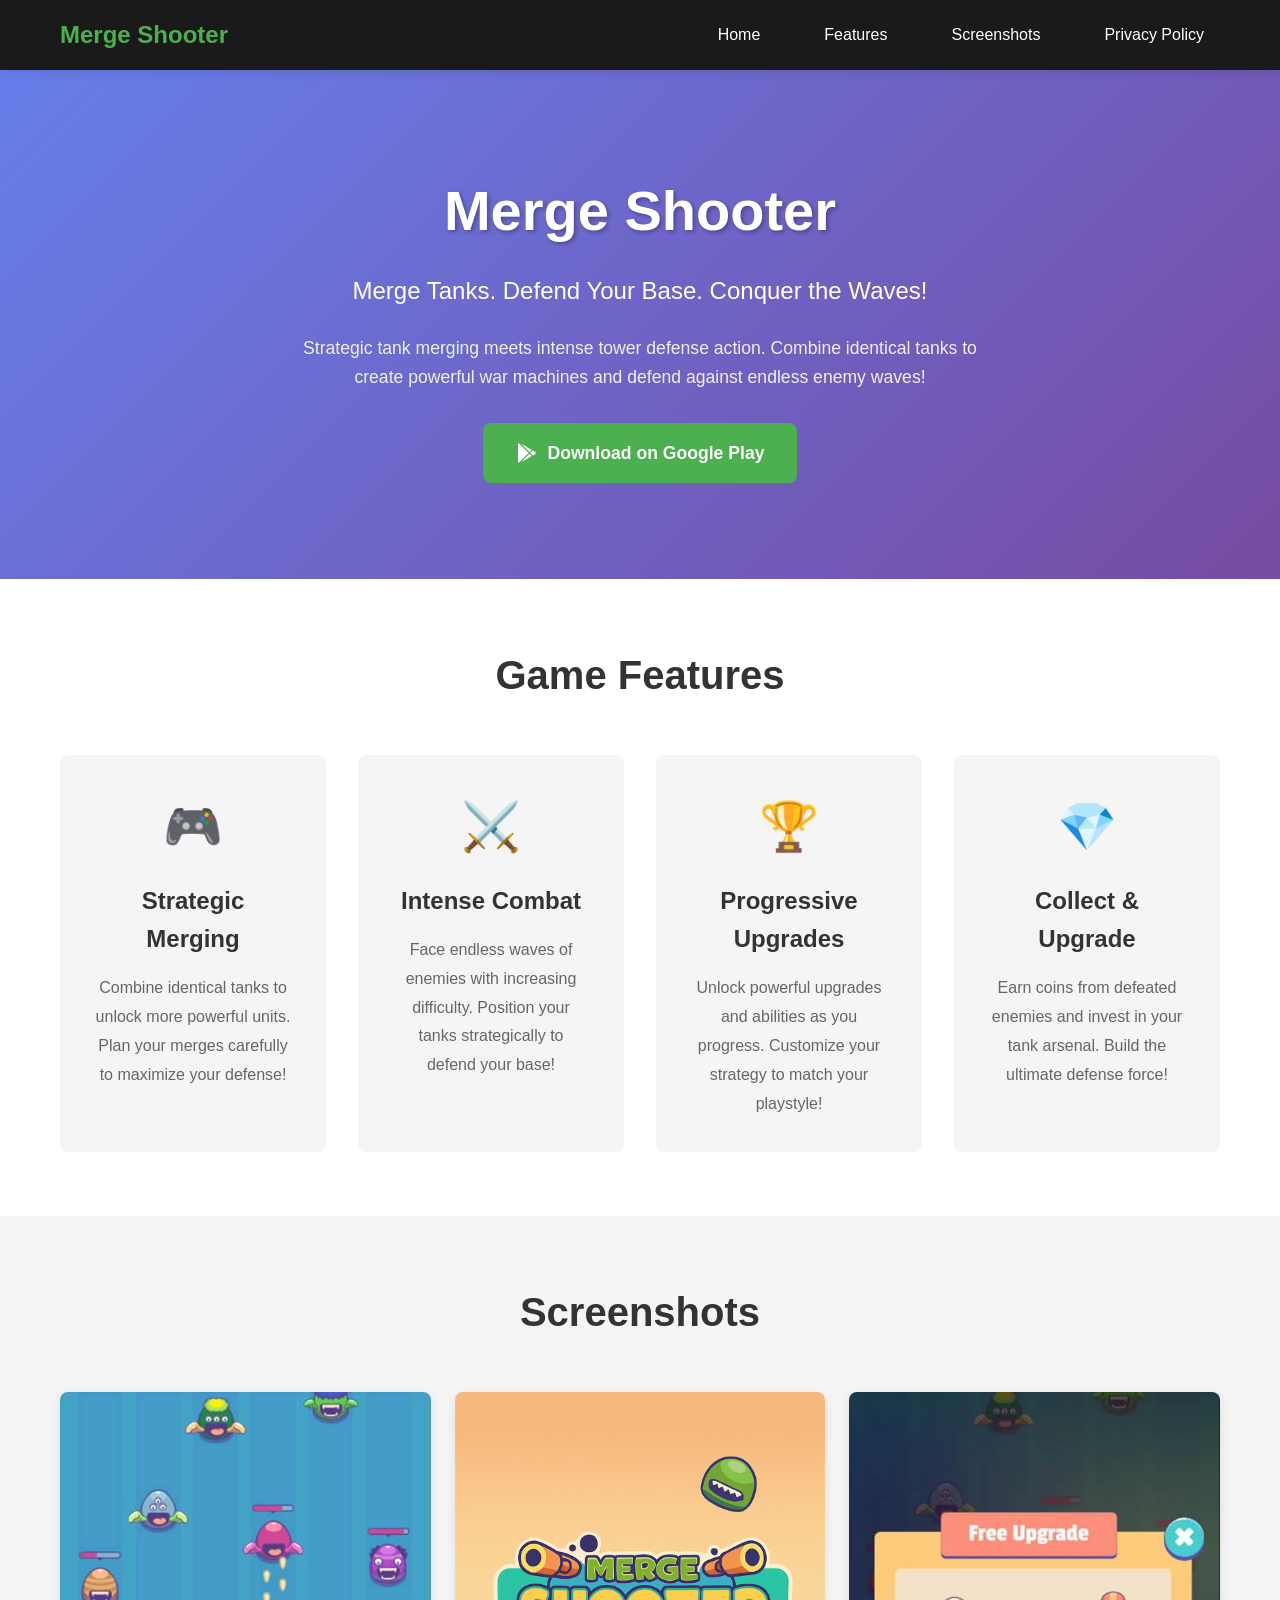
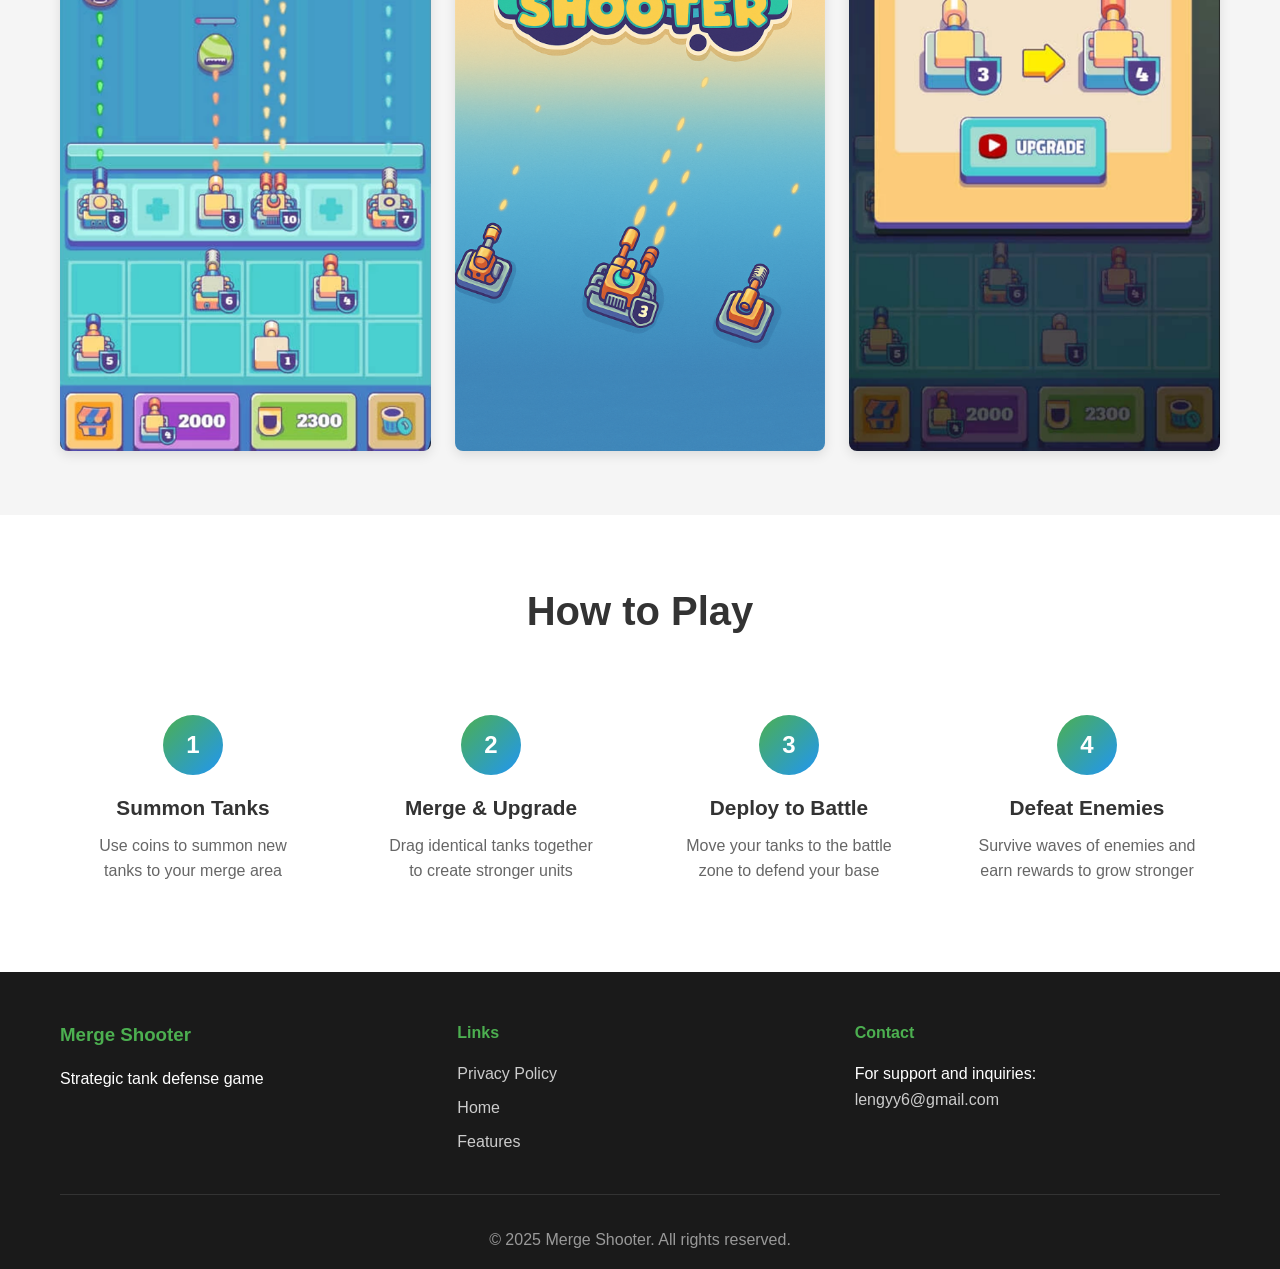
<file: index.html>
<!DOCTYPE html>
<html lang="en">
<head>
    <meta charset="UTF-8">
    <meta name="viewport" content="width=device-width, initial-scale=1.0">
    <meta name="description" content="Merge Shooter - Strategic tank merging and shooting game. Merge tanks, defend your base, and defeat endless waves of enemies!">
    <meta name="keywords" content="Merge Shooter, tank game, merge game, strategy game, mobile game">
    <title>Merge Shooter - Strategic Tank Defense Game</title>
    <link rel="stylesheet" href="style.css">
</head>
<body>
    <header>
        <nav>
            <div class="container">
                <h1 class="logo">Merge Shooter</h1>
                <ul class="nav-links">
                    <li><a href="#home">Home</a></li>
                    <li><a href="#features">Features</a></li>
                    <li><a href="#screenshots">Screenshots</a></li>
                    <li><a href="privacy.html">Privacy Policy</a></li>
                </ul>
            </div>
        </nav>
    </header>

    <section id="home" class="hero">
        <div class="container">
            <div class="hero-content">
                <h2>Merge Shooter</h2>
                <p class="tagline">Merge Tanks. Defend Your Base. Conquer the Waves!</p>
                <p class="description">
                    Strategic tank merging meets intense tower defense action. 
                    Combine identical tanks to create powerful war machines and defend against endless enemy waves!
                </p>
                <div class="cta-buttons">
                    <a href="https://play.google.com/store/apps/details?id=com.mergepark.mergeshooter" class="btn btn-primary" target="_blank">
                        <svg width="24" height="24" viewBox="0 0 24 24" fill="currentColor">
                            <path d="M3,20.5V3.5C3,2.91 3.34,2.39 3.84,2.15L13.69,12L3.84,21.85C3.34,21.6 3,21.09 3,20.5M16.81,15.12L6.05,21.34L14.54,12.85L16.81,15.12M20.16,10.81C20.5,11.08 20.75,11.5 20.75,12C20.75,12.5 20.53,12.9 20.18,13.18L17.89,14.5L15.39,12L17.89,9.5L20.16,10.81M6.05,2.66L16.81,8.88L14.54,11.15L6.05,2.66Z"/>
                        </svg>
                        Download on Google Play
                    </a>
                </div>
            </div>
        </div>
    </section>

    <section id="features" class="features">
        <div class="container">
            <h2 class="section-title">Game Features</h2>
            <div class="features-grid">
                <div class="feature-card">
                    <div class="feature-icon">🎮</div>
                    <h3>Strategic Merging</h3>
                    <p>Combine identical tanks to unlock more powerful units. Plan your merges carefully to maximize your defense!</p>
                </div>
                <div class="feature-card">
                    <div class="feature-icon">⚔️</div>
                    <h3>Intense Combat</h3>
                    <p>Face endless waves of enemies with increasing difficulty. Position your tanks strategically to defend your base!</p>
                </div>
                <div class="feature-card">
                    <div class="feature-icon">🏆</div>
                    <h3>Progressive Upgrades</h3>
                    <p>Unlock powerful upgrades and abilities as you progress. Customize your strategy to match your playstyle!</p>
                </div>
                <div class="feature-card">
                    <div class="feature-icon">💎</div>
                    <h3>Collect & Upgrade</h3>
                    <p>Earn coins from defeated enemies and invest in your tank arsenal. Build the ultimate defense force!</p>
                </div>
            </div>
        </div>
    </section>

    <section id="screenshots" class="screenshots">
        <div class="container">
            <h2 class="section-title">Screenshots</h2>
            <div class="screenshots-grid">
                <div class="screenshot-item">
                    <img src="b.png" alt="Merge Shooter Gameplay 1" loading="lazy">
                </div>
                <div class="screenshot-item">
                    <img src="c.png" alt="Merge Shooter Gameplay 2" loading="lazy">
                </div>
                <div class="screenshot-item">
                    <img src="e.png" alt="Merge Shooter Gameplay 3" loading="lazy">
                </div>
            </div>
        </div>
    </section>

    <section class="how-to-play">
        <div class="container">
            <h2 class="section-title">How to Play</h2>
            <div class="steps">
                <div class="step">
                    <div class="step-number">1</div>
                    <h3>Summon Tanks</h3>
                    <p>Use coins to summon new tanks to your merge area</p>
                </div>
                <div class="step">
                    <div class="step-number">2</div>
                    <h3>Merge & Upgrade</h3>
                    <p>Drag identical tanks together to create stronger units</p>
                </div>
                <div class="step">
                    <div class="step-number">3</div>
                    <h3>Deploy to Battle</h3>
                    <p>Move your tanks to the battle zone to defend your base</p>
                </div>
                <div class="step">
                    <div class="step-number">4</div>
                    <h3>Defeat Enemies</h3>
                    <p>Survive waves of enemies and earn rewards to grow stronger</p>
                </div>
            </div>
        </div>
    </section>

    <footer>
        <div class="container">
            <div class="footer-content">
                <div class="footer-section">
                    <h3>Merge Shooter</h3>
                    <p>Strategic tank defense game</p>
                </div>
                <div class="footer-section">
                    <h4>Links</h4>
                    <ul>
                        <li><a href="privacy.html">Privacy Policy</a></li>
                        <li><a href="#home">Home</a></li>
                        <li><a href="#features">Features</a></li>
                    </ul>
                </div>
                <div class="footer-section">
                    <h4>Contact</h4>
                    <p>For support and inquiries:</p>
                    <p><a href="mailto:lengyy6@gmail.com">lengyy6@gmail.com</a></p>
                </div>
            </div>
            <div class="footer-bottom">
                <p>&copy; 2025 Merge Shooter. All rights reserved.</p>
            </div>
        </div>
    </footer>
</body>
</html>
</file>
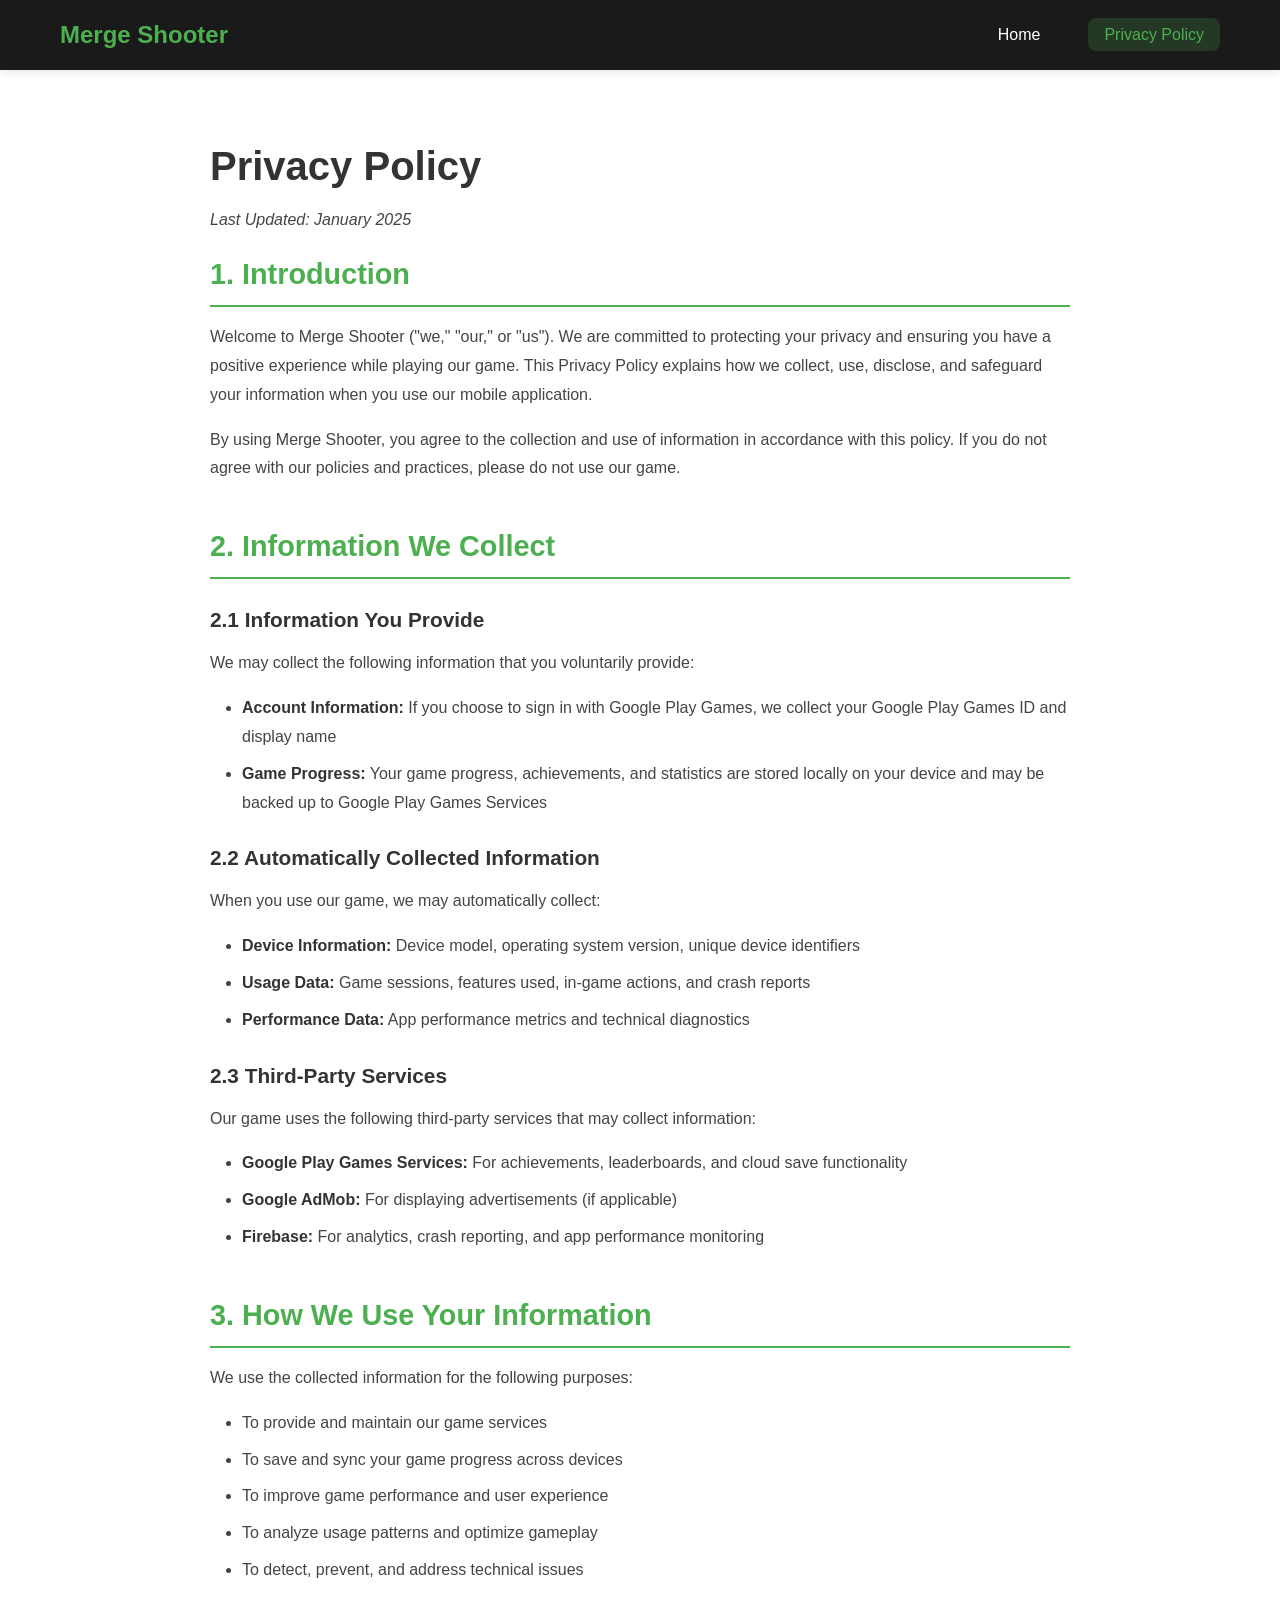
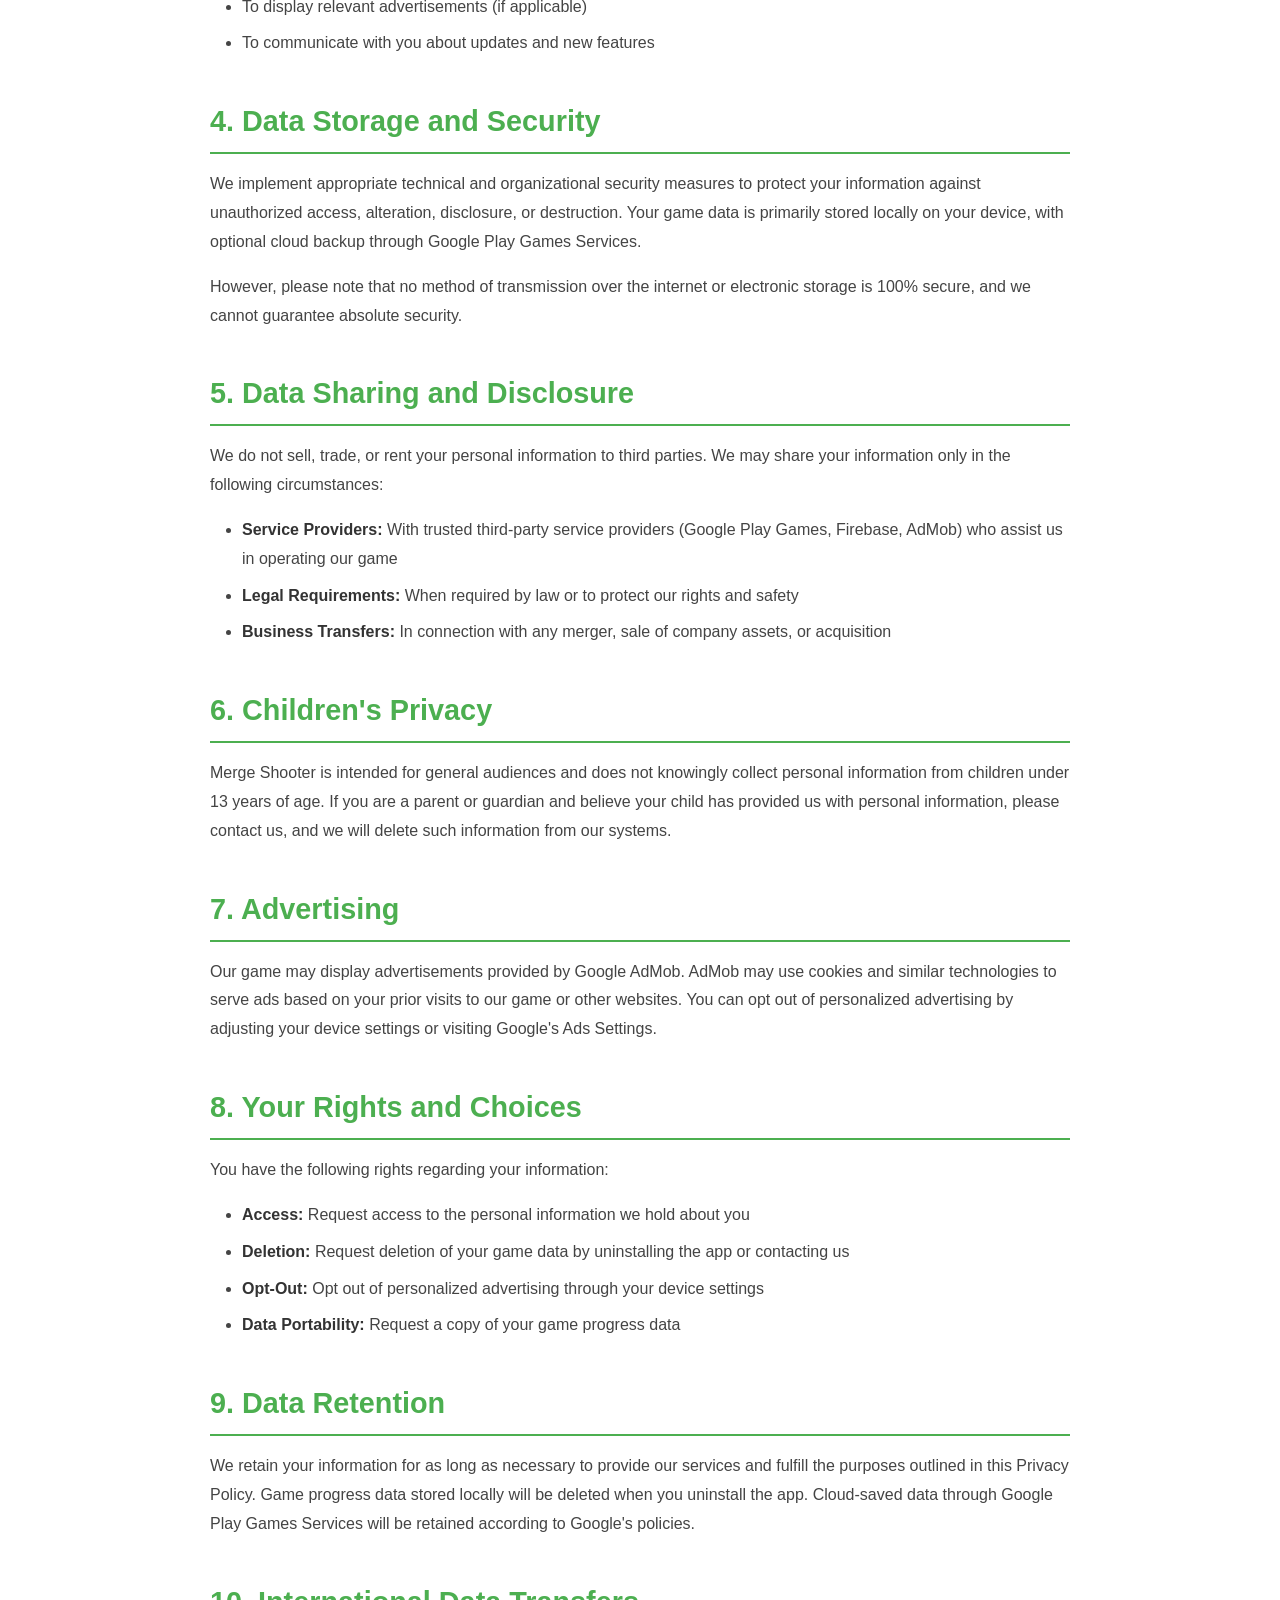
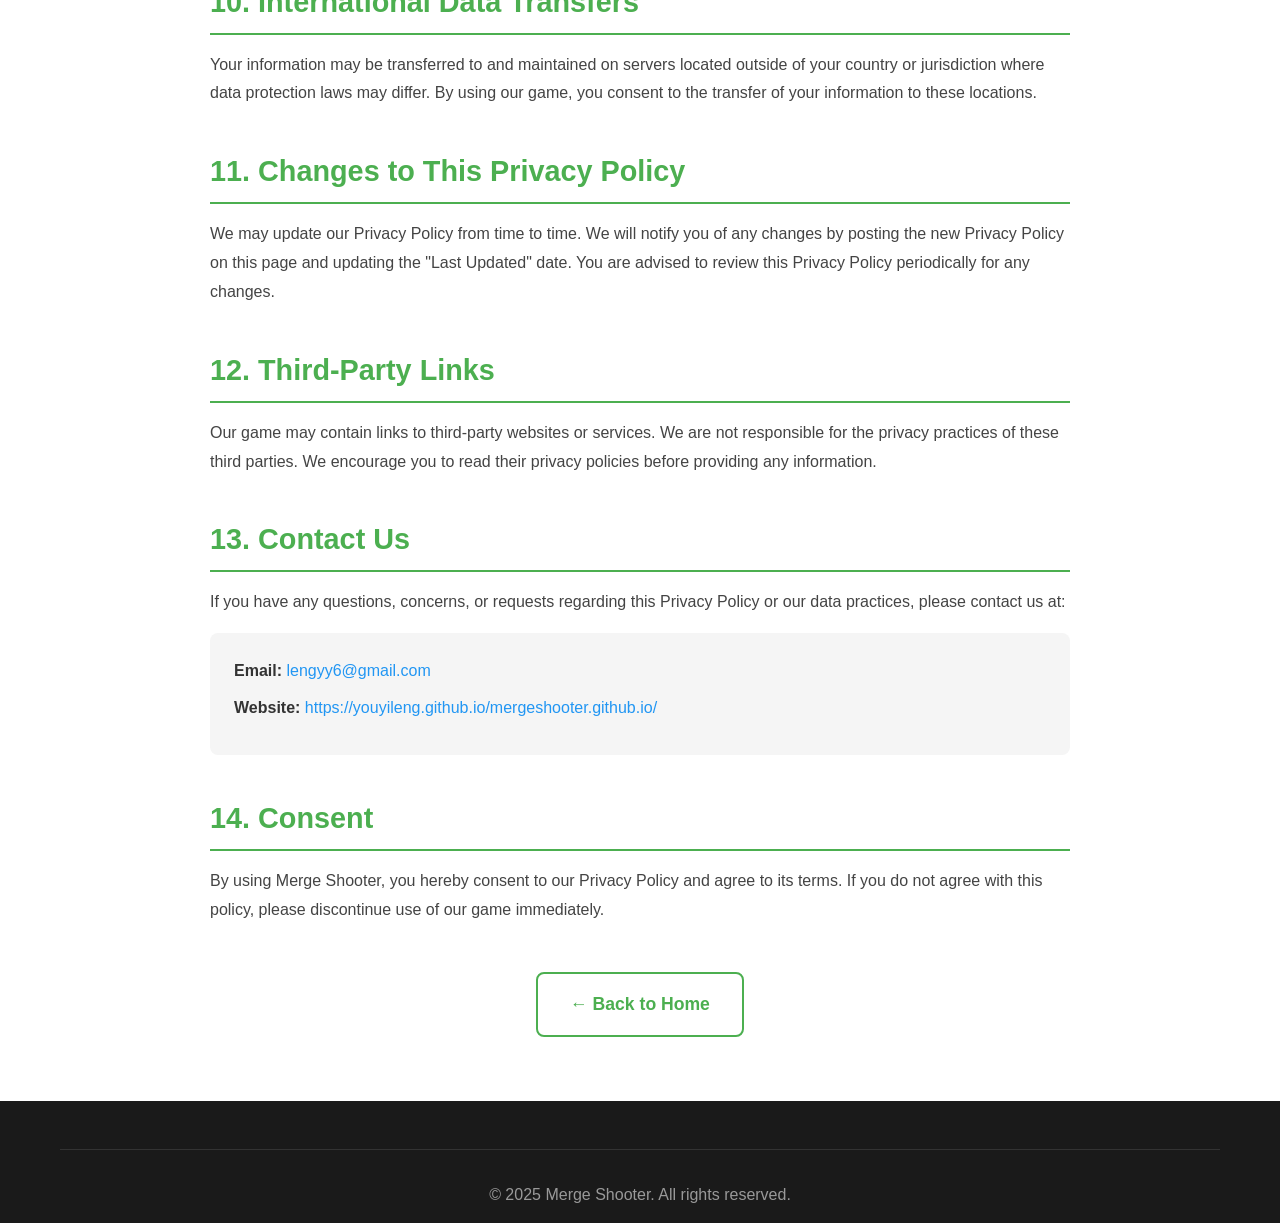
<file: privacy-policy.html>
<!DOCTYPE html>
<html lang="en">
<head>
    <meta charset="UTF-8">
    <meta name="viewport" content="width=device-width, initial-scale=1.0">
    <meta name="description" content="Privacy Policy for Merge Shooter game">
    <title>Privacy Policy - Merge Shooter</title>
    <link rel="stylesheet" href="style.css">
</head>
<body>
    <header>
        <nav>
            <div class="container">
                <h1 class="logo"><a href="index.html">Merge Shooter</a></h1>
                <ul class="nav-links">
                    <li><a href="index.html">Home</a></li>
                    <li><a href="privacy-policy.html" class="active">Privacy Policy</a></li>
                </ul>
            </div>
        </nav>
    </header>

    <main class="privacy-policy">
        <div class="container">
            <h1>Privacy Policy</h1>
            <p class="last-updated">Last Updated: January 2025</p>

            <section>
                <h2>1. Introduction</h2>
                <p>
                    Welcome to Merge Shooter ("we," "our," or "us"). We are committed to protecting your privacy and ensuring you have a positive experience while playing our game. This Privacy Policy explains how we collect, use, disclose, and safeguard your information when you use our mobile application.
                </p>
                <p>
                    By using Merge Shooter, you agree to the collection and use of information in accordance with this policy. If you do not agree with our policies and practices, please do not use our game.
                </p>
            </section>

            <section>
                <h2>2. Information We Collect</h2>
                
                <h3>2.1 Information You Provide</h3>
                <p>We may collect the following information that you voluntarily provide:</p>
                <ul>
                    <li><strong>Account Information:</strong> If you choose to sign in with Google Play Games, we collect your Google Play Games ID and display name</li>
                    <li><strong>Game Progress:</strong> Your game progress, achievements, and statistics are stored locally on your device and may be backed up to Google Play Games Services</li>
                </ul>

                <h3>2.2 Automatically Collected Information</h3>
                <p>When you use our game, we may automatically collect:</p>
                <ul>
                    <li><strong>Device Information:</strong> Device model, operating system version, unique device identifiers</li>
                    <li><strong>Usage Data:</strong> Game sessions, features used, in-game actions, and crash reports</li>
                    <li><strong>Performance Data:</strong> App performance metrics and technical diagnostics</li>
                </ul>

                <h3>2.3 Third-Party Services</h3>
                <p>Our game uses the following third-party services that may collect information:</p>
                <ul>
                    <li><strong>Google Play Games Services:</strong> For achievements, leaderboards, and cloud save functionality</li>
                    <li><strong>Google AdMob:</strong> For displaying advertisements (if applicable)</li>
                    <li><strong>Firebase:</strong> For analytics, crash reporting, and app performance monitoring</li>
                </ul>
            </section>

            <section>
                <h2>3. How We Use Your Information</h2>
                <p>We use the collected information for the following purposes:</p>
                <ul>
                    <li>To provide and maintain our game services</li>
                    <li>To save and sync your game progress across devices</li>
                    <li>To improve game performance and user experience</li>
                    <li>To analyze usage patterns and optimize gameplay</li>
                    <li>To detect, prevent, and address technical issues</li>
                    <li>To display relevant advertisements (if applicable)</li>
                    <li>To communicate with you about updates and new features</li>
                </ul>
            </section>

            <section>
                <h2>4. Data Storage and Security</h2>
                <p>
                    We implement appropriate technical and organizational security measures to protect your information against unauthorized access, alteration, disclosure, or destruction. Your game data is primarily stored locally on your device, with optional cloud backup through Google Play Games Services.
                </p>
                <p>
                    However, please note that no method of transmission over the internet or electronic storage is 100% secure, and we cannot guarantee absolute security.
                </p>
            </section>

            <section>
                <h2>5. Data Sharing and Disclosure</h2>
                <p>We do not sell, trade, or rent your personal information to third parties. We may share your information only in the following circumstances:</p>
                <ul>
                    <li><strong>Service Providers:</strong> With trusted third-party service providers (Google Play Games, Firebase, AdMob) who assist us in operating our game</li>
                    <li><strong>Legal Requirements:</strong> When required by law or to protect our rights and safety</li>
                    <li><strong>Business Transfers:</strong> In connection with any merger, sale of company assets, or acquisition</li>
                </ul>
            </section>

            <section>
                <h2>6. Children's Privacy</h2>
                <p>
                    Merge Shooter is intended for general audiences and does not knowingly collect personal information from children under 13 years of age. If you are a parent or guardian and believe your child has provided us with personal information, please contact us, and we will delete such information from our systems.
                </p>
            </section>

            <section>
                <h2>7. Advertising</h2>
                <p>
                    Our game may display advertisements provided by Google AdMob. AdMob may use cookies and similar technologies to serve ads based on your prior visits to our game or other websites. You can opt out of personalized advertising by adjusting your device settings or visiting Google's Ads Settings.
                </p>
            </section>

            <section>
                <h2>8. Your Rights and Choices</h2>
                <p>You have the following rights regarding your information:</p>
                <ul>
                    <li><strong>Access:</strong> Request access to the personal information we hold about you</li>
                    <li><strong>Deletion:</strong> Request deletion of your game data by uninstalling the app or contacting us</li>
                    <li><strong>Opt-Out:</strong> Opt out of personalized advertising through your device settings</li>
                    <li><strong>Data Portability:</strong> Request a copy of your game progress data</li>
                </ul>
            </section>

            <section>
                <h2>9. Data Retention</h2>
                <p>
                    We retain your information for as long as necessary to provide our services and fulfill the purposes outlined in this Privacy Policy. Game progress data stored locally will be deleted when you uninstall the app. Cloud-saved data through Google Play Games Services will be retained according to Google's policies.
                </p>
            </section>

            <section>
                <h2>10. International Data Transfers</h2>
                <p>
                    Your information may be transferred to and maintained on servers located outside of your country or jurisdiction where data protection laws may differ. By using our game, you consent to the transfer of your information to these locations.
                </p>
            </section>

            <section>
                <h2>11. Changes to This Privacy Policy</h2>
                <p>
                    We may update our Privacy Policy from time to time. We will notify you of any changes by posting the new Privacy Policy on this page and updating the "Last Updated" date. You are advised to review this Privacy Policy periodically for any changes.
                </p>
            </section>

            <section>
                <h2>12. Third-Party Links</h2>
                <p>
                    Our game may contain links to third-party websites or services. We are not responsible for the privacy practices of these third parties. We encourage you to read their privacy policies before providing any information.
                </p>
            </section>

            <section>
                <h2>13. Contact Us</h2>
                <p>If you have any questions, concerns, or requests regarding this Privacy Policy or our data practices, please contact us at:</p>
                <div class="contact-info">
                    <p><strong>Email:</strong> <a href="mailto:lengyy6@gmail.com">lengyy6@gmail.com</a></p>
                    <p><strong>Website:</strong> <a href="https://youyileng.github.io/mergeshooter.github.io/">https://youyileng.github.io/mergeshooter.github.io/</a></p>
                </div>
            </section>

            <section>
                <h2>14. Consent</h2>
                <p>
                    By using Merge Shooter, you hereby consent to our Privacy Policy and agree to its terms. If you do not agree with this policy, please discontinue use of our game immediately.
                </p>
            </section>

            <div class="back-link">
                <a href="index.html" class="btn btn-secondary">← Back to Home</a>
            </div>
        </div>
    </main>

    <footer>
        <div class="container">
            <div class="footer-bottom">
                <p>&copy; 2025 Merge Shooter. All rights reserved.</p>
            </div>
        </div>
    </footer>
</body>
</html>
</file>
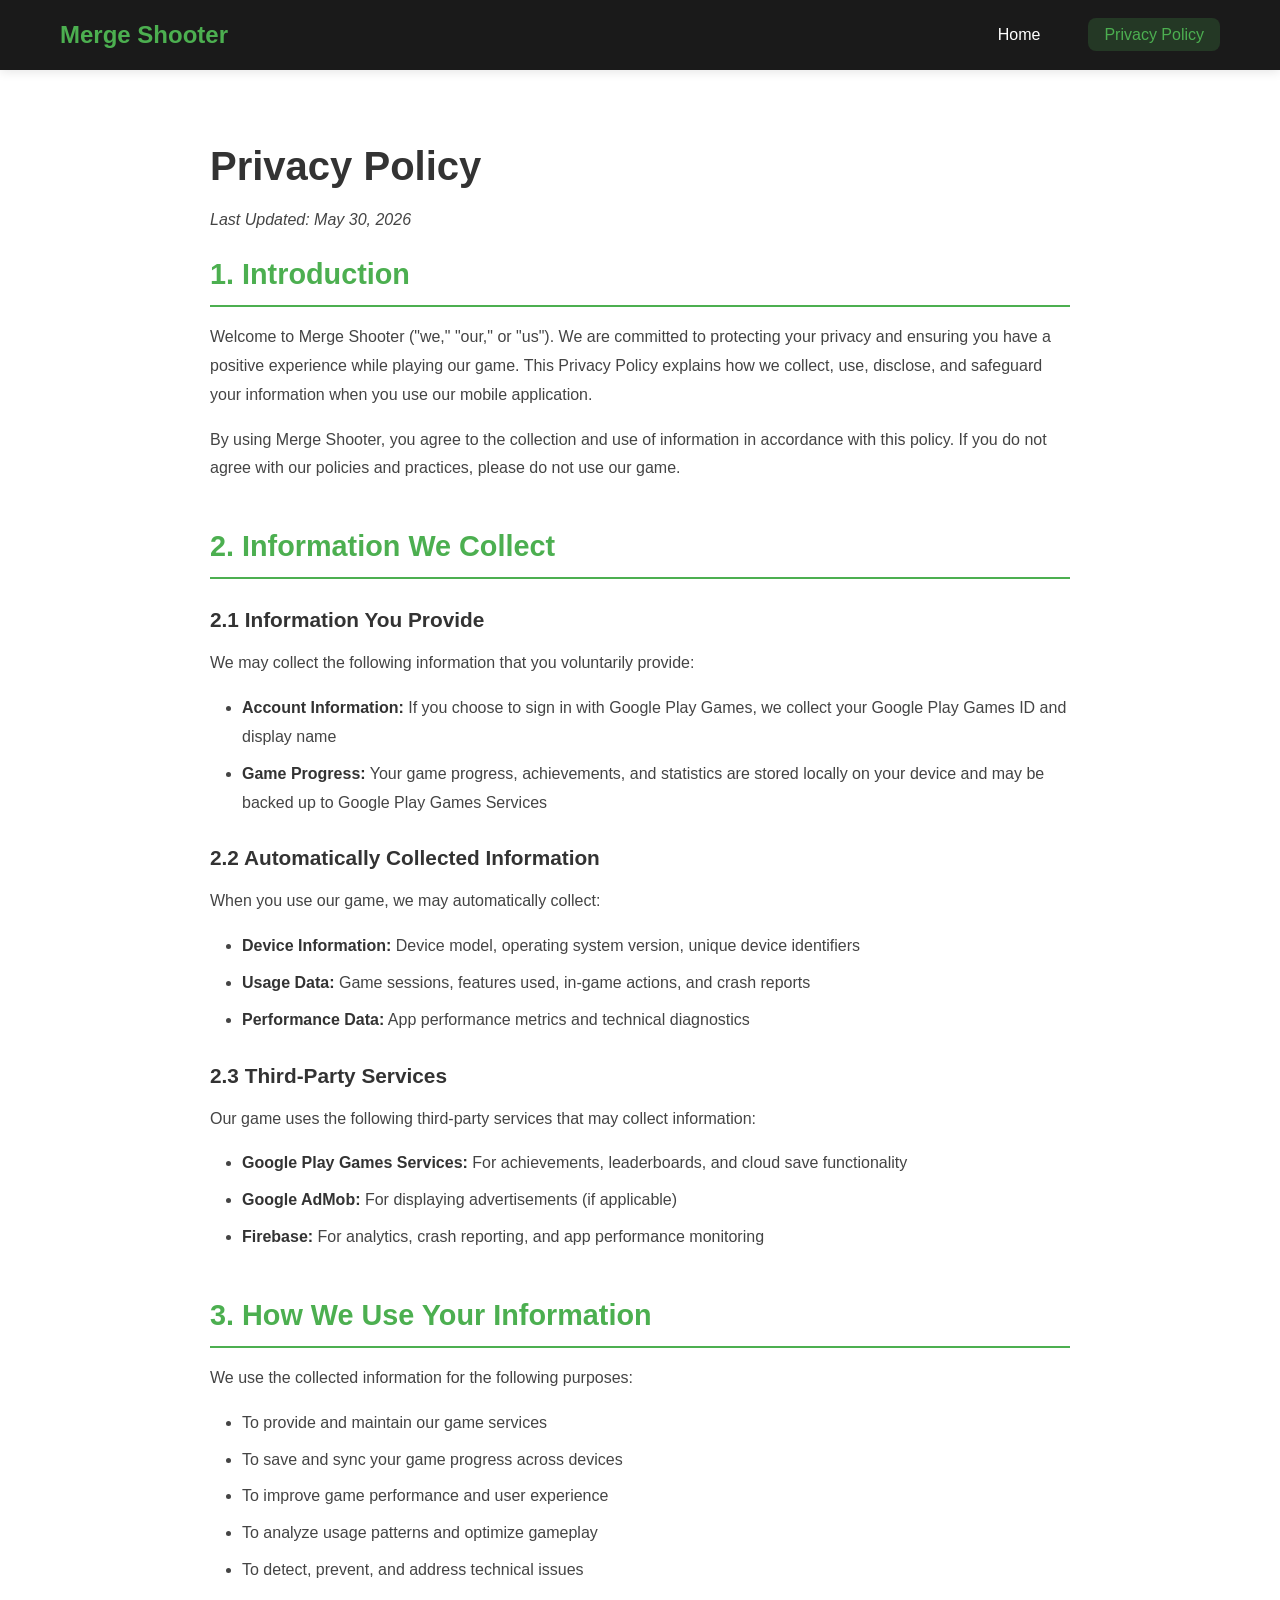
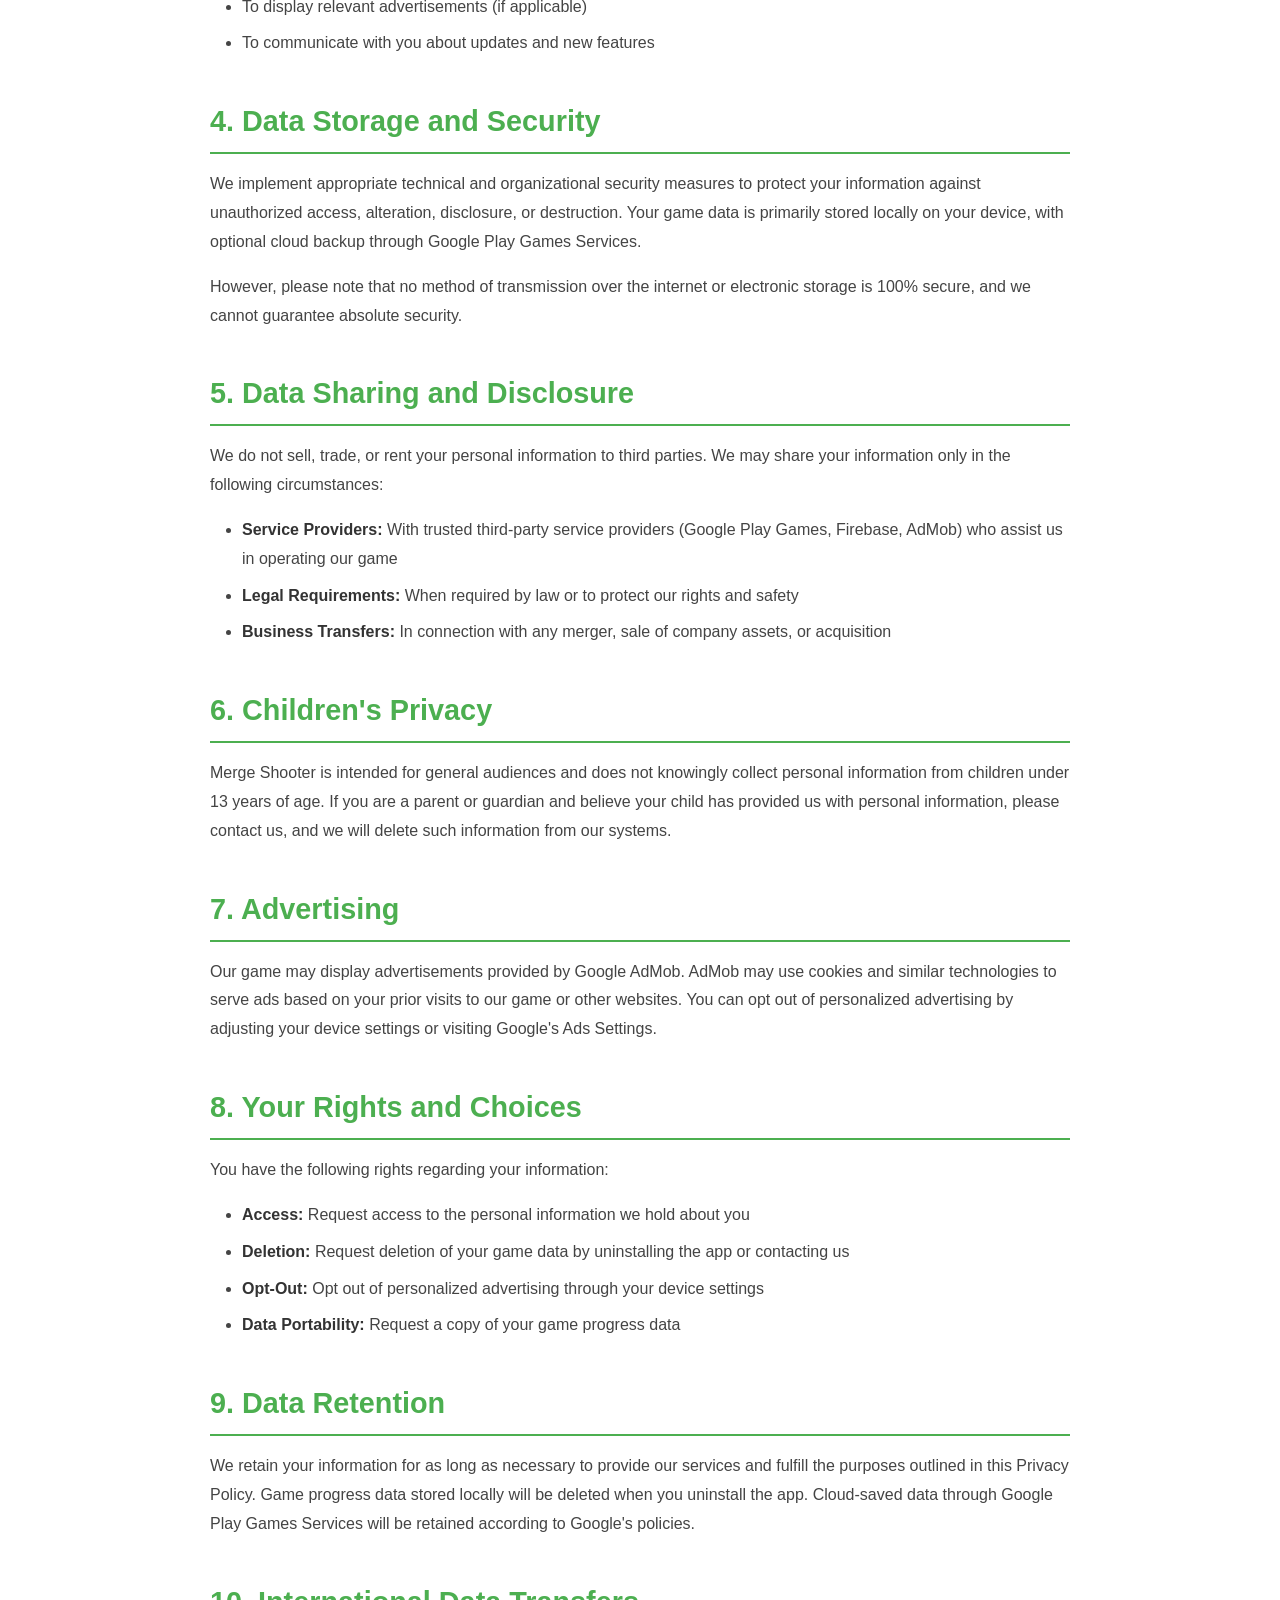
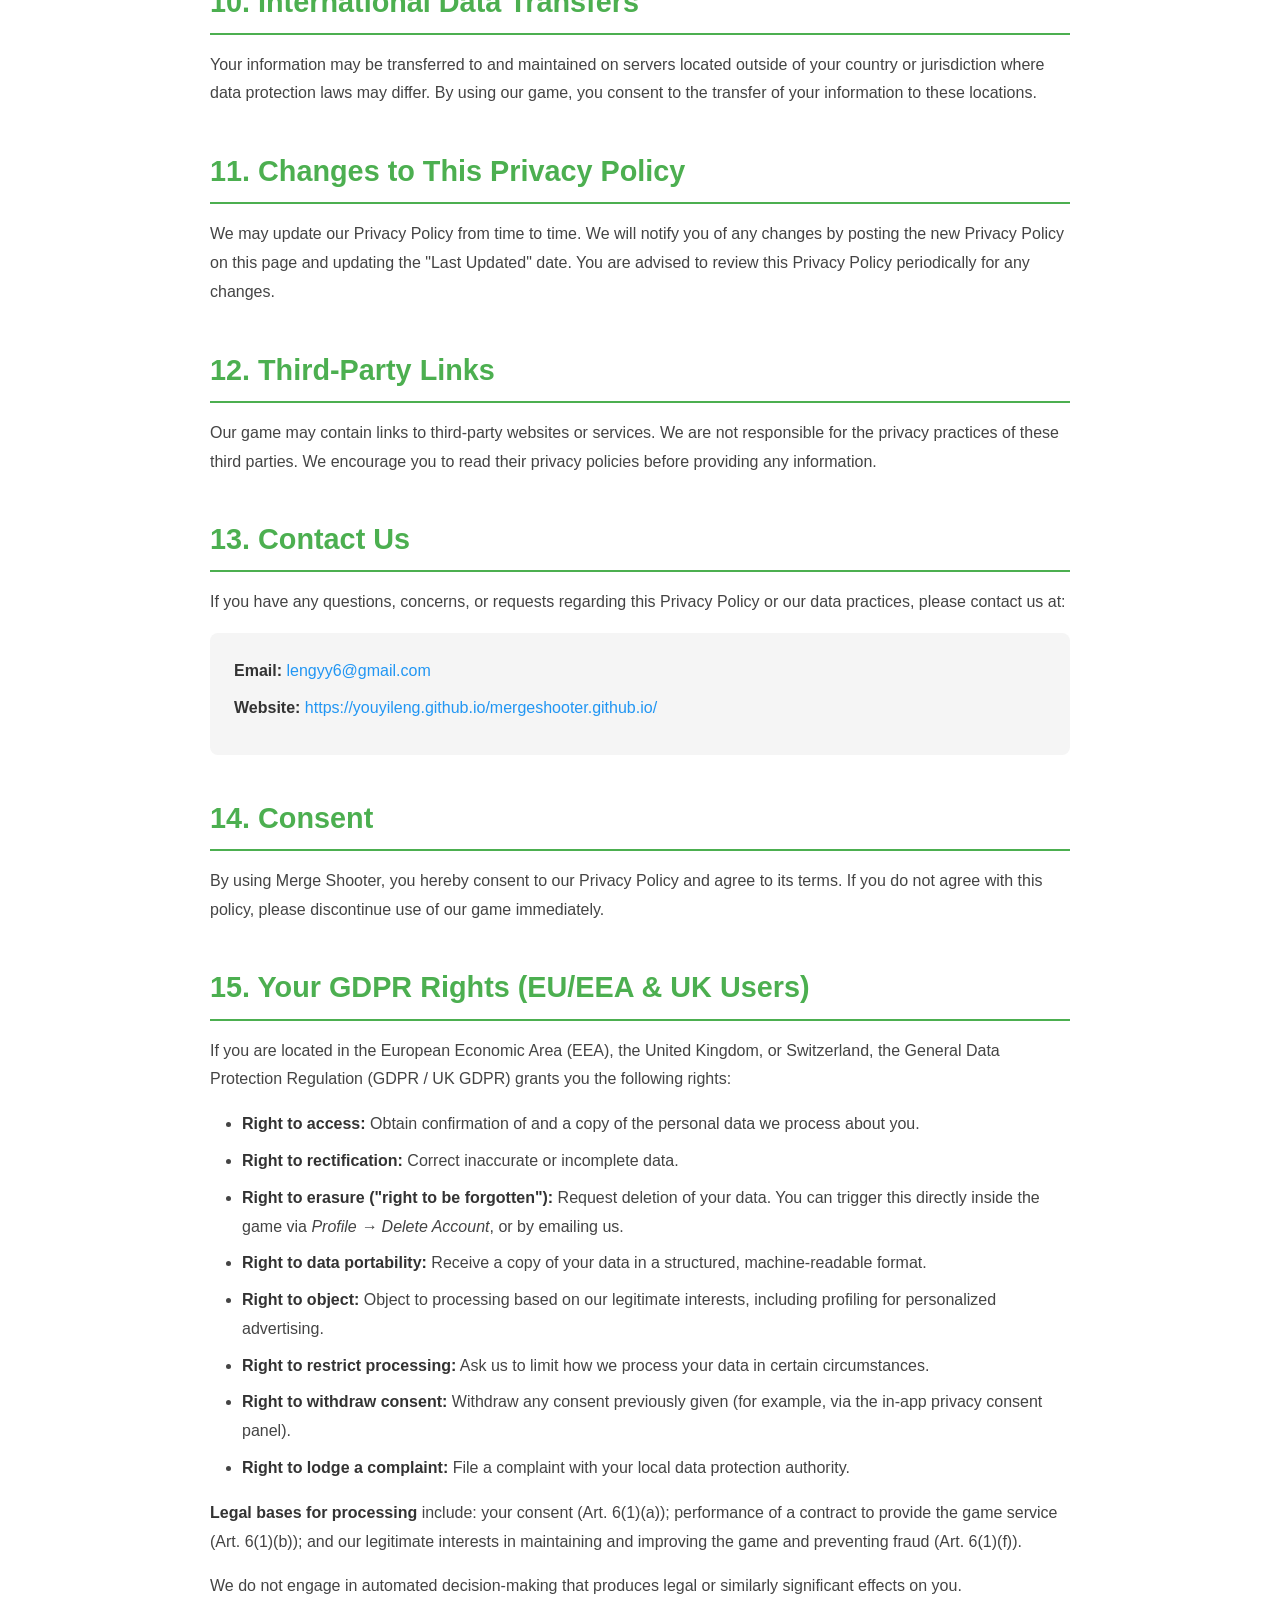
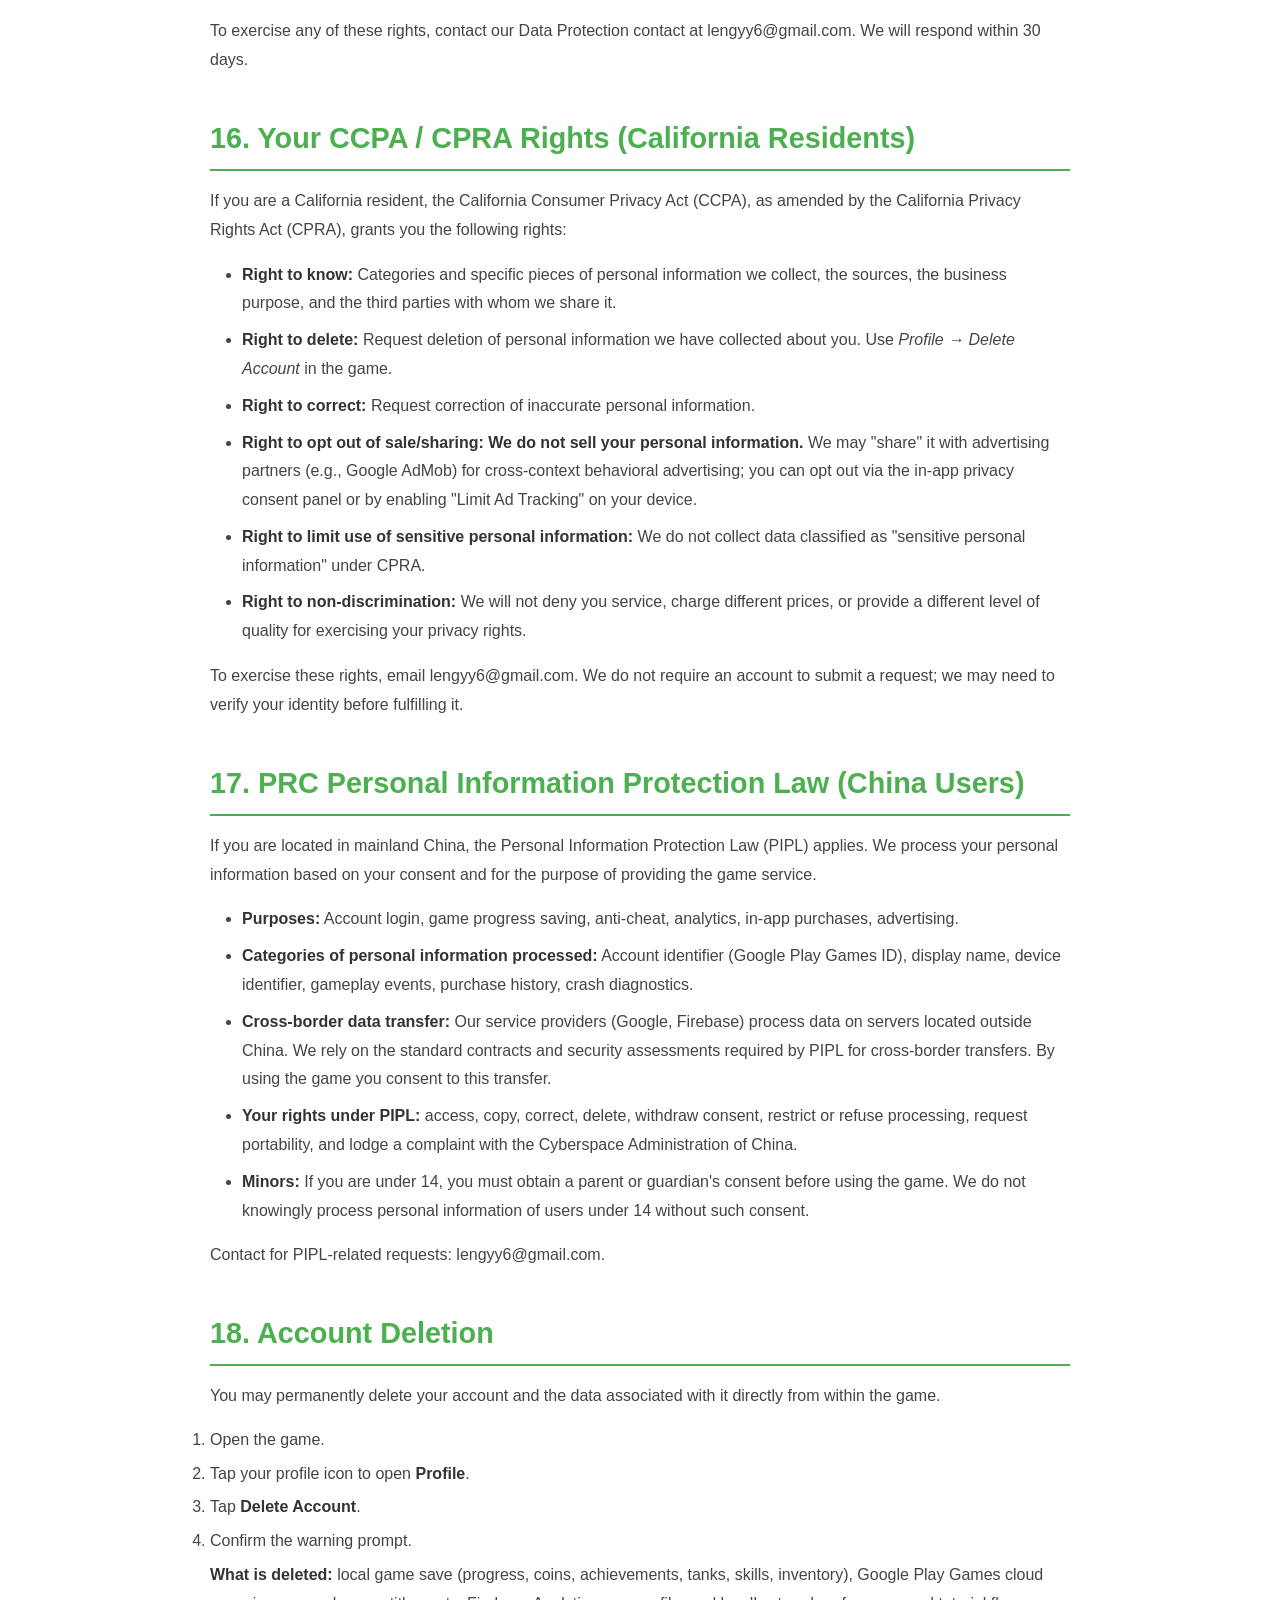
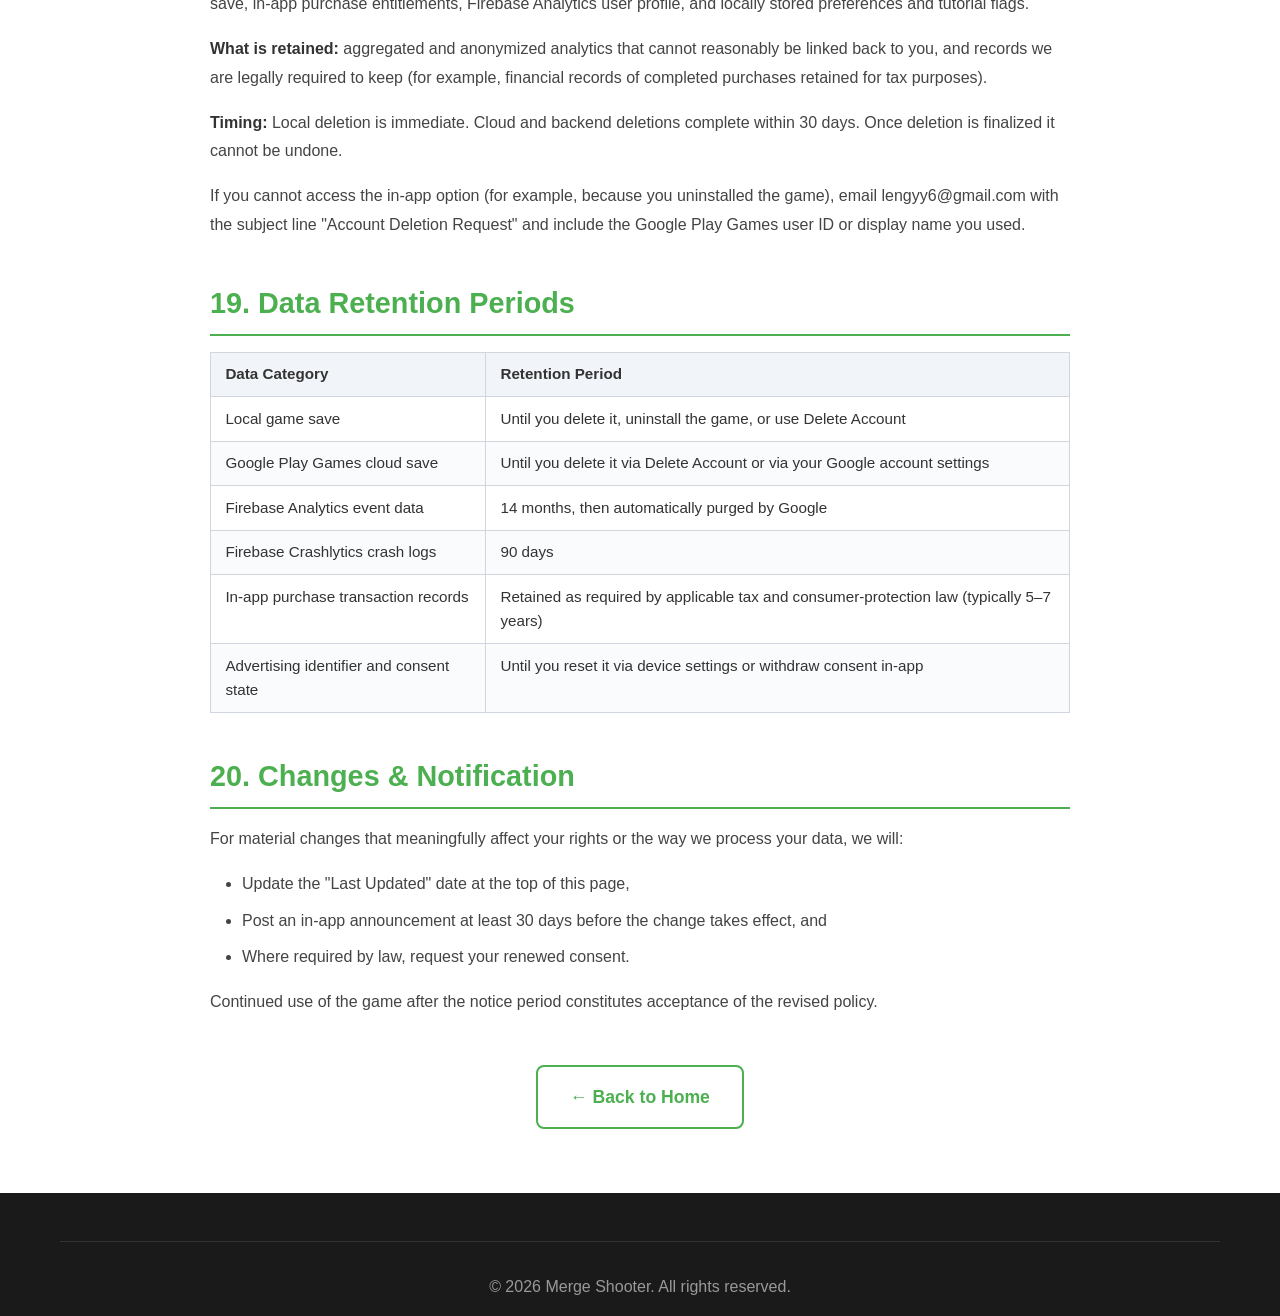
<file: privacy.html>
<!DOCTYPE html>
<html lang="en">
<head>
    <meta charset="UTF-8">
    <meta name="viewport" content="width=device-width, initial-scale=1.0">
    <meta name="description" content="Privacy Policy for Merge Shooter game">
    <title>Privacy Policy - Merge Shooter</title>
    <link rel="stylesheet" href="style.css">
</head>
<body>
    <header>
        <nav>
            <div class="container">
                <h1 class="logo"><a href="index.html">Merge Shooter</a></h1>
                <ul class="nav-links">
                    <li><a href="index.html">Home</a></li>
                    <li><a href="privacy.html" class="active">Privacy Policy</a></li>
                </ul>
            </div>
        </nav>
    </header>

    <main class="privacy-policy">
        <div class="container">
            <h1>Privacy Policy</h1>
            <p class="last-updated">Last Updated: May 30, 2026</p>

            <section>
                <h2>1. Introduction</h2>
                <p>
                    Welcome to Merge Shooter ("we," "our," or "us"). We are committed to protecting your privacy and ensuring you have a positive experience while playing our game. This Privacy Policy explains how we collect, use, disclose, and safeguard your information when you use our mobile application.
                </p>
                <p>
                    By using Merge Shooter, you agree to the collection and use of information in accordance with this policy. If you do not agree with our policies and practices, please do not use our game.
                </p>
            </section>

            <section>
                <h2>2. Information We Collect</h2>
                
                <h3>2.1 Information You Provide</h3>
                <p>We may collect the following information that you voluntarily provide:</p>
                <ul>
                    <li><strong>Account Information:</strong> If you choose to sign in with Google Play Games, we collect your Google Play Games ID and display name</li>
                    <li><strong>Game Progress:</strong> Your game progress, achievements, and statistics are stored locally on your device and may be backed up to Google Play Games Services</li>
                </ul>

                <h3>2.2 Automatically Collected Information</h3>
                <p>When you use our game, we may automatically collect:</p>
                <ul>
                    <li><strong>Device Information:</strong> Device model, operating system version, unique device identifiers</li>
                    <li><strong>Usage Data:</strong> Game sessions, features used, in-game actions, and crash reports</li>
                    <li><strong>Performance Data:</strong> App performance metrics and technical diagnostics</li>
                </ul>

                <h3>2.3 Third-Party Services</h3>
                <p>Our game uses the following third-party services that may collect information:</p>
                <ul>
                    <li><strong>Google Play Games Services:</strong> For achievements, leaderboards, and cloud save functionality</li>
                    <li><strong>Google AdMob:</strong> For displaying advertisements (if applicable)</li>
                    <li><strong>Firebase:</strong> For analytics, crash reporting, and app performance monitoring</li>
                </ul>
            </section>

            <section>
                <h2>3. How We Use Your Information</h2>
                <p>We use the collected information for the following purposes:</p>
                <ul>
                    <li>To provide and maintain our game services</li>
                    <li>To save and sync your game progress across devices</li>
                    <li>To improve game performance and user experience</li>
                    <li>To analyze usage patterns and optimize gameplay</li>
                    <li>To detect, prevent, and address technical issues</li>
                    <li>To display relevant advertisements (if applicable)</li>
                    <li>To communicate with you about updates and new features</li>
                </ul>
            </section>

            <section>
                <h2>4. Data Storage and Security</h2>
                <p>
                    We implement appropriate technical and organizational security measures to protect your information against unauthorized access, alteration, disclosure, or destruction. Your game data is primarily stored locally on your device, with optional cloud backup through Google Play Games Services.
                </p>
                <p>
                    However, please note that no method of transmission over the internet or electronic storage is 100% secure, and we cannot guarantee absolute security.
                </p>
            </section>

            <section>
                <h2>5. Data Sharing and Disclosure</h2>
                <p>We do not sell, trade, or rent your personal information to third parties. We may share your information only in the following circumstances:</p>
                <ul>
                    <li><strong>Service Providers:</strong> With trusted third-party service providers (Google Play Games, Firebase, AdMob) who assist us in operating our game</li>
                    <li><strong>Legal Requirements:</strong> When required by law or to protect our rights and safety</li>
                    <li><strong>Business Transfers:</strong> In connection with any merger, sale of company assets, or acquisition</li>
                </ul>
            </section>

            <section>
                <h2>6. Children's Privacy</h2>
                <p>
                    Merge Shooter is intended for general audiences and does not knowingly collect personal information from children under 13 years of age. If you are a parent or guardian and believe your child has provided us with personal information, please contact us, and we will delete such information from our systems.
                </p>
            </section>

            <section>
                <h2>7. Advertising</h2>
                <p>
                    Our game may display advertisements provided by Google AdMob. AdMob may use cookies and similar technologies to serve ads based on your prior visits to our game or other websites. You can opt out of personalized advertising by adjusting your device settings or visiting Google's Ads Settings.
                </p>
            </section>

            <section>
                <h2>8. Your Rights and Choices</h2>
                <p>You have the following rights regarding your information:</p>
                <ul>
                    <li><strong>Access:</strong> Request access to the personal information we hold about you</li>
                    <li><strong>Deletion:</strong> Request deletion of your game data by uninstalling the app or contacting us</li>
                    <li><strong>Opt-Out:</strong> Opt out of personalized advertising through your device settings</li>
                    <li><strong>Data Portability:</strong> Request a copy of your game progress data</li>
                </ul>
            </section>

            <section>
                <h2>9. Data Retention</h2>
                <p>
                    We retain your information for as long as necessary to provide our services and fulfill the purposes outlined in this Privacy Policy. Game progress data stored locally will be deleted when you uninstall the app. Cloud-saved data through Google Play Games Services will be retained according to Google's policies.
                </p>
            </section>

            <section>
                <h2>10. International Data Transfers</h2>
                <p>
                    Your information may be transferred to and maintained on servers located outside of your country or jurisdiction where data protection laws may differ. By using our game, you consent to the transfer of your information to these locations.
                </p>
            </section>

            <section>
                <h2>11. Changes to This Privacy Policy</h2>
                <p>
                    We may update our Privacy Policy from time to time. We will notify you of any changes by posting the new Privacy Policy on this page and updating the "Last Updated" date. You are advised to review this Privacy Policy periodically for any changes.
                </p>
            </section>

            <section>
                <h2>12. Third-Party Links</h2>
                <p>
                    Our game may contain links to third-party websites or services. We are not responsible for the privacy practices of these third parties. We encourage you to read their privacy policies before providing any information.
                </p>
            </section>

            <section>
                <h2>13. Contact Us</h2>
                <p>If you have any questions, concerns, or requests regarding this Privacy Policy or our data practices, please contact us at:</p>
                <div class="contact-info">
                    <p><strong>Email:</strong> <a href="mailto:lengyy6@gmail.com">lengyy6@gmail.com</a></p>
                    <p><strong>Website:</strong> <a href="https://youyileng.github.io/mergeshooter.github.io/">https://youyileng.github.io/mergeshooter.github.io/</a></p>
                </div>
            </section>

            <section>
                <h2>14. Consent</h2>
                <p>
                    By using Merge Shooter, you hereby consent to our Privacy Policy and agree to its terms. If you do not agree with this policy, please discontinue use of our game immediately.
                </p>
            </section>

            <section>
                <h2>15. Your GDPR Rights (EU/EEA &amp; UK Users)</h2>
                <p>If you are located in the European Economic Area (EEA), the United Kingdom, or Switzerland, the General Data Protection Regulation (GDPR / UK GDPR) grants you the following rights:</p>
                <ul>
                    <li><strong>Right to access:</strong> Obtain confirmation of and a copy of the personal data we process about you.</li>
                    <li><strong>Right to rectification:</strong> Correct inaccurate or incomplete data.</li>
                    <li><strong>Right to erasure ("right to be forgotten"):</strong> Request deletion of your data. You can trigger this directly inside the game via <em>Profile → Delete Account</em>, or by emailing us.</li>
                    <li><strong>Right to data portability:</strong> Receive a copy of your data in a structured, machine-readable format.</li>
                    <li><strong>Right to object:</strong> Object to processing based on our legitimate interests, including profiling for personalized advertising.</li>
                    <li><strong>Right to restrict processing:</strong> Ask us to limit how we process your data in certain circumstances.</li>
                    <li><strong>Right to withdraw consent:</strong> Withdraw any consent previously given (for example, via the in-app privacy consent panel).</li>
                    <li><strong>Right to lodge a complaint:</strong> File a complaint with your local data protection authority.</li>
                </ul>
                <p><strong>Legal bases for processing</strong> include: your consent (Art. 6(1)(a)); performance of a contract to provide the game service (Art. 6(1)(b)); and our legitimate interests in maintaining and improving the game and preventing fraud (Art. 6(1)(f)).</p>
                <p>We do not engage in automated decision-making that produces legal or similarly significant effects on you.</p>
                <p>To exercise any of these rights, contact our Data Protection contact at <a href="mailto:lengyy6@gmail.com">lengyy6@gmail.com</a>. We will respond within 30 days.</p>
            </section>

            <section>
                <h2>16. Your CCPA / CPRA Rights (California Residents)</h2>
                <p>If you are a California resident, the California Consumer Privacy Act (CCPA), as amended by the California Privacy Rights Act (CPRA), grants you the following rights:</p>
                <ul>
                    <li><strong>Right to know:</strong> Categories and specific pieces of personal information we collect, the sources, the business purpose, and the third parties with whom we share it.</li>
                    <li><strong>Right to delete:</strong> Request deletion of personal information we have collected about you. Use <em>Profile → Delete Account</em> in the game.</li>
                    <li><strong>Right to correct:</strong> Request correction of inaccurate personal information.</li>
                    <li><strong>Right to opt out of sale/sharing:</strong> <strong>We do not sell your personal information.</strong> We may "share" it with advertising partners (e.g., Google AdMob) for cross-context behavioral advertising; you can opt out via the in-app privacy consent panel or by enabling "Limit Ad Tracking" on your device.</li>
                    <li><strong>Right to limit use of sensitive personal information:</strong> We do not collect data classified as "sensitive personal information" under CPRA.</li>
                    <li><strong>Right to non-discrimination:</strong> We will not deny you service, charge different prices, or provide a different level of quality for exercising your privacy rights.</li>
                </ul>
                <p>To exercise these rights, email <a href="mailto:lengyy6@gmail.com">lengyy6@gmail.com</a>. We do not require an account to submit a request; we may need to verify your identity before fulfilling it.</p>
            </section>

            <section>
                <h2>17. PRC Personal Information Protection Law (China Users)</h2>
                <p>If you are located in mainland China, the Personal Information Protection Law (PIPL) applies. We process your personal information based on your consent and for the purpose of providing the game service.</p>
                <ul>
                    <li><strong>Purposes:</strong> Account login, game progress saving, anti-cheat, analytics, in-app purchases, advertising.</li>
                    <li><strong>Categories of personal information processed:</strong> Account identifier (Google Play Games ID), display name, device identifier, gameplay events, purchase history, crash diagnostics.</li>
                    <li><strong>Cross-border data transfer:</strong> Our service providers (Google, Firebase) process data on servers located outside China. We rely on the standard contracts and security assessments required by PIPL for cross-border transfers. By using the game you consent to this transfer.</li>
                    <li><strong>Your rights under PIPL:</strong> access, copy, correct, delete, withdraw consent, restrict or refuse processing, request portability, and lodge a complaint with the Cyberspace Administration of China.</li>
                    <li><strong>Minors:</strong> If you are under 14, you must obtain a parent or guardian's consent before using the game. We do not knowingly process personal information of users under 14 without such consent.</li>
                </ul>
                <p>Contact for PIPL-related requests: <a href="mailto:lengyy6@gmail.com">lengyy6@gmail.com</a>.</p>
            </section>

            <section>
                <h2>18. Account Deletion</h2>
                <p>You may permanently delete your account and the data associated with it directly from within the game.</p>
                <ol>
                    <li>Open the game.</li>
                    <li>Tap your profile icon to open <strong>Profile</strong>.</li>
                    <li>Tap <strong>Delete Account</strong>.</li>
                    <li>Confirm the warning prompt.</li>
                </ol>
                <p><strong>What is deleted:</strong> local game save (progress, coins, achievements, tanks, skills, inventory), Google Play Games cloud save, in-app purchase entitlements, Firebase Analytics user profile, and locally stored preferences and tutorial flags.</p>
                <p><strong>What is retained:</strong> aggregated and anonymized analytics that cannot reasonably be linked back to you, and records we are legally required to keep (for example, financial records of completed purchases retained for tax purposes).</p>
                <p><strong>Timing:</strong> Local deletion is immediate. Cloud and backend deletions complete within 30 days. Once deletion is finalized it cannot be undone.</p>
                <p>If you cannot access the in-app option (for example, because you uninstalled the game), email <a href="mailto:lengyy6@gmail.com">lengyy6@gmail.com</a> with the subject line "Account Deletion Request" and include the Google Play Games user ID or display name you used.</p>
            </section>

            <section>
                <h2>19. Data Retention Periods</h2>
                <table class="retention-table">
                    <thead>
                        <tr><th>Data Category</th><th>Retention Period</th></tr>
                    </thead>
                    <tbody>
                        <tr><td>Local game save</td><td>Until you delete it, uninstall the game, or use Delete Account</td></tr>
                        <tr><td>Google Play Games cloud save</td><td>Until you delete it via Delete Account or via your Google account settings</td></tr>
                        <tr><td>Firebase Analytics event data</td><td>14 months, then automatically purged by Google</td></tr>
                        <tr><td>Firebase Crashlytics crash logs</td><td>90 days</td></tr>
                        <tr><td>In-app purchase transaction records</td><td>Retained as required by applicable tax and consumer-protection law (typically 5–7 years)</td></tr>
                        <tr><td>Advertising identifier and consent state</td><td>Until you reset it via device settings or withdraw consent in-app</td></tr>
                    </tbody>
                </table>
            </section>

            <section>
                <h2>20. Changes &amp; Notification</h2>
                <p>For material changes that meaningfully affect your rights or the way we process your data, we will:</p>
                <ul>
                    <li>Update the "Last Updated" date at the top of this page,</li>
                    <li>Post an in-app announcement at least 30 days before the change takes effect, and</li>
                    <li>Where required by law, request your renewed consent.</li>
                </ul>
                <p>Continued use of the game after the notice period constitutes acceptance of the revised policy.</p>
            </section>

            <div class="back-link">
                <a href="index.html" class="btn btn-secondary">← Back to Home</a>
            </div>
        </div>
    </main>

    <footer>
        <div class="container">
            <div class="footer-bottom">
                <p>&copy; 2026 Merge Shooter. All rights reserved.</p>
            </div>
        </div>
    </footer>
</body>
</html>
</file>
<file: style.css>
/* Reset and Base Styles */
* {
    margin: 0;
    padding: 0;
    box-sizing: border-box;
}

:root {
    --primary-color: #4CAF50;
    --secondary-color: #2196F3;
    --dark-bg: #1a1a1a;
    --light-bg: #f5f5f5;
    --text-dark: #333;
    --text-light: #fff;
    --border-radius: 8px;
    --transition: all 0.3s ease;
}

body {
    font-family: -apple-system, BlinkMacSystemFont, 'Segoe UI', Roboto, Oxygen, Ubuntu, Cantarell, sans-serif;
    line-height: 1.6;
    color: var(--text-dark);
    background-color: var(--light-bg);
}

.container {
    max-width: 1200px;
    margin: 0 auto;
    padding: 0 20px;
}

a {
    text-decoration: none;
    color: inherit;
    transition: var(--transition);
}

img {
    max-width: 100%;
    height: auto;
    display: block;
}

/* Header and Navigation */
header {
    background-color: var(--dark-bg);
    color: var(--text-light);
    padding: 1rem 0;
    position: sticky;
    top: 0;
    z-index: 1000;
    box-shadow: 0 2px 10px rgba(0,0,0,0.1);
}

nav .container {
    display: flex;
    justify-content: space-between;
    align-items: center;
}

.logo {
    font-size: 1.5rem;
    font-weight: bold;
    color: var(--primary-color);
}

.logo a {
    color: var(--primary-color);
}

.nav-links {
    display: flex;
    list-style: none;
    gap: 2rem;
}

.nav-links a {
    color: var(--text-light);
    font-weight: 500;
    padding: 0.5rem 1rem;
    border-radius: var(--border-radius);
}

.nav-links a:hover,
.nav-links a.active {
    background-color: rgba(76, 175, 80, 0.2);
    color: var(--primary-color);
}

/* Hero Section */
.hero {
    background: linear-gradient(135deg, #667eea 0%, #764ba2 100%);
    color: var(--text-light);
    padding: 6rem 0;
    text-align: center;
}

.hero h2 {
    font-size: 3.5rem;
    margin-bottom: 1rem;
    text-shadow: 2px 2px 4px rgba(0,0,0,0.3);
}

.tagline {
    font-size: 1.5rem;
    margin-bottom: 1.5rem;
    font-weight: 300;
}

.description {
    font-size: 1.1rem;
    max-width: 700px;
    margin: 0 auto 2rem;
    opacity: 0.9;
}

.cta-buttons {
    display: flex;
    gap: 1rem;
    justify-content: center;
    flex-wrap: wrap;
}

.btn {
    display: inline-flex;
    align-items: center;
    gap: 0.5rem;
    padding: 1rem 2rem;
    border-radius: var(--border-radius);
    font-size: 1.1rem;
    font-weight: 600;
    cursor: pointer;
    transition: var(--transition);
    border: none;
}

.btn-primary {
    background-color: var(--primary-color);
    color: var(--text-light);
}

.btn-primary:hover {
    background-color: #45a049;
    transform: translateY(-2px);
    box-shadow: 0 4px 12px rgba(76, 175, 80, 0.4);
}

.btn-secondary {
    background-color: transparent;
    color: var(--primary-color);
    border: 2px solid var(--primary-color);
}

.btn-secondary:hover {
    background-color: var(--primary-color);
    color: var(--text-light);
}

/* Section Styles */
section {
    padding: 4rem 0;
}

.section-title {
    text-align: center;
    font-size: 2.5rem;
    margin-bottom: 3rem;
    color: var(--text-dark);
}

/* Features Section */
.features {
    background-color: #fff;
}

.features-grid {
    display: grid;
    grid-template-columns: repeat(auto-fit, minmax(250px, 1fr));
    gap: 2rem;
}

.feature-card {
    background: var(--light-bg);
    padding: 2rem;
    border-radius: var(--border-radius);
    text-align: center;
    transition: var(--transition);
    border: 2px solid transparent;
}

.feature-card:hover {
    transform: translateY(-5px);
    box-shadow: 0 8px 20px rgba(0,0,0,0.1);
    border-color: var(--primary-color);
}

.feature-icon {
    font-size: 3rem;
    margin-bottom: 1rem;
}

.feature-card h3 {
    font-size: 1.5rem;
    margin-bottom: 1rem;
    color: var(--text-dark);
}

.feature-card p {
    color: #666;
    line-height: 1.8;
}

/* Screenshots Section */
.screenshots {
    background-color: var(--light-bg);
}

.screenshots-grid {
    display: grid;
    grid-template-columns: repeat(auto-fit, minmax(280px, 1fr));
    gap: 1.5rem;
}

.screenshot-item {
    border-radius: var(--border-radius);
    overflow: hidden;
    box-shadow: 0 4px 12px rgba(0,0,0,0.1);
    transition: var(--transition);
}

.screenshot-item:hover {
    transform: scale(1.05);
    box-shadow: 0 8px 24px rgba(0,0,0,0.2);
}

.screenshot-item img {
    width: 100%;
    height: auto;
    display: block;
}

/* How to Play Section */
.how-to-play {
    background-color: #fff;
}

.steps {
    display: grid;
    grid-template-columns: repeat(auto-fit, minmax(200px, 1fr));
    gap: 2rem;
}

.step {
    text-align: center;
    padding: 1.5rem;
}

.step-number {
    width: 60px;
    height: 60px;
    background: linear-gradient(135deg, var(--primary-color), var(--secondary-color));
    color: var(--text-light);
    border-radius: 50%;
    display: flex;
    align-items: center;
    justify-content: center;
    font-size: 1.5rem;
    font-weight: bold;
    margin: 0 auto 1rem;
}

.step h3 {
    font-size: 1.3rem;
    margin-bottom: 0.5rem;
    color: var(--text-dark);
}

.step p {
    color: #666;
}

/* Privacy Policy Page */
.privacy-policy {
    background-color: #fff;
    padding: 4rem 0;
}

.privacy-policy .container {
    max-width: 900px;
}

.privacy-policy h1 {
    font-size: 2.5rem;
    margin-bottom: 0.5rem;
    color: var(--text-dark);
}

.last-updated {
    color: #666;
    font-style: italic;
    margin-bottom: 2rem;
}

.privacy-policy section {
    margin-bottom: 2.5rem;
    padding: 0;
}

.privacy-policy h2 {
    font-size: 1.8rem;
    margin-bottom: 1rem;
    color: var(--primary-color);
    border-bottom: 2px solid var(--primary-color);
    padding-bottom: 0.5rem;
}

.privacy-policy h3 {
    font-size: 1.3rem;
    margin: 1.5rem 0 0.8rem;
    color: var(--text-dark);
}

.privacy-policy p {
    margin-bottom: 1rem;
    line-height: 1.8;
    color: #444;
}

.privacy-policy ul {
    margin: 1rem 0 1rem 2rem;
    line-height: 1.8;
}

.privacy-policy li {
    margin-bottom: 0.5rem;
    color: #444;
}

.privacy-policy strong {
    color: var(--text-dark);
}

.contact-info {
    background-color: var(--light-bg);
    padding: 1.5rem;
    border-radius: var(--border-radius);
    margin-top: 1rem;
}

.contact-info p {
    margin-bottom: 0.5rem;
}

.contact-info a {
    color: var(--secondary-color);
}

.contact-info a:hover {
    text-decoration: underline;
}

.back-link {
    margin-top: 3rem;
    text-align: center;
}

/* Footer */
footer {
    background-color: var(--dark-bg);
    color: var(--text-light);
    padding: 3rem 0 1rem;
}

.footer-content {
    display: grid;
    grid-template-columns: repeat(auto-fit, minmax(250px, 1fr));
    gap: 2rem;
    margin-bottom: 2rem;
}

.footer-section h3,
.footer-section h4 {
    margin-bottom: 1rem;
    color: var(--primary-color);
}

.footer-section ul {
    list-style: none;
}

.footer-section li {
    margin-bottom: 0.5rem;
}

.footer-section a {
    color: #ccc;
}

.footer-section a:hover {
    color: var(--primary-color);
}

.footer-bottom {
    text-align: center;
    padding-top: 2rem;
    border-top: 1px solid #333;
    color: #999;
}

/* Responsive Design */
@media (max-width: 768px) {
    .hero h2 {
        font-size: 2.5rem;
    }

    .tagline {
        font-size: 1.2rem;
    }

    .nav-links {
        gap: 1rem;
    }

    .section-title {
        font-size: 2rem;
    }

    .features-grid,
    .screenshots-grid,
    .steps {
        grid-template-columns: 1fr;
    }

    .privacy-policy h1 {
        font-size: 2rem;
    }

    .privacy-policy h2 {
        font-size: 1.5rem;
    }
}

@media (max-width: 480px) {
    .hero {
        padding: 4rem 0;
    }

    .hero h2 {
        font-size: 2rem;
    }

    .nav-links {
        flex-direction: column;
        gap: 0.5rem;
    }

    .btn {
        padding: 0.8rem 1.5rem;
        font-size: 1rem;
    }
}

/* Privacy retention table */
.retention-table {
    width: 100%;
    border-collapse: collapse;
    margin-top: 1rem;
    font-size: 0.95rem;
}
.retention-table th,
.retention-table td {
    border: 1px solid #d0d6dd;
    padding: 0.6rem 0.9rem;
    text-align: left;
    vertical-align: top;
}
.retention-table th {
    background: #f1f4f8;
    font-weight: 600;
}
.retention-table tbody tr:nth-child(even) {
    background: #fafbfc;
}
</file>
